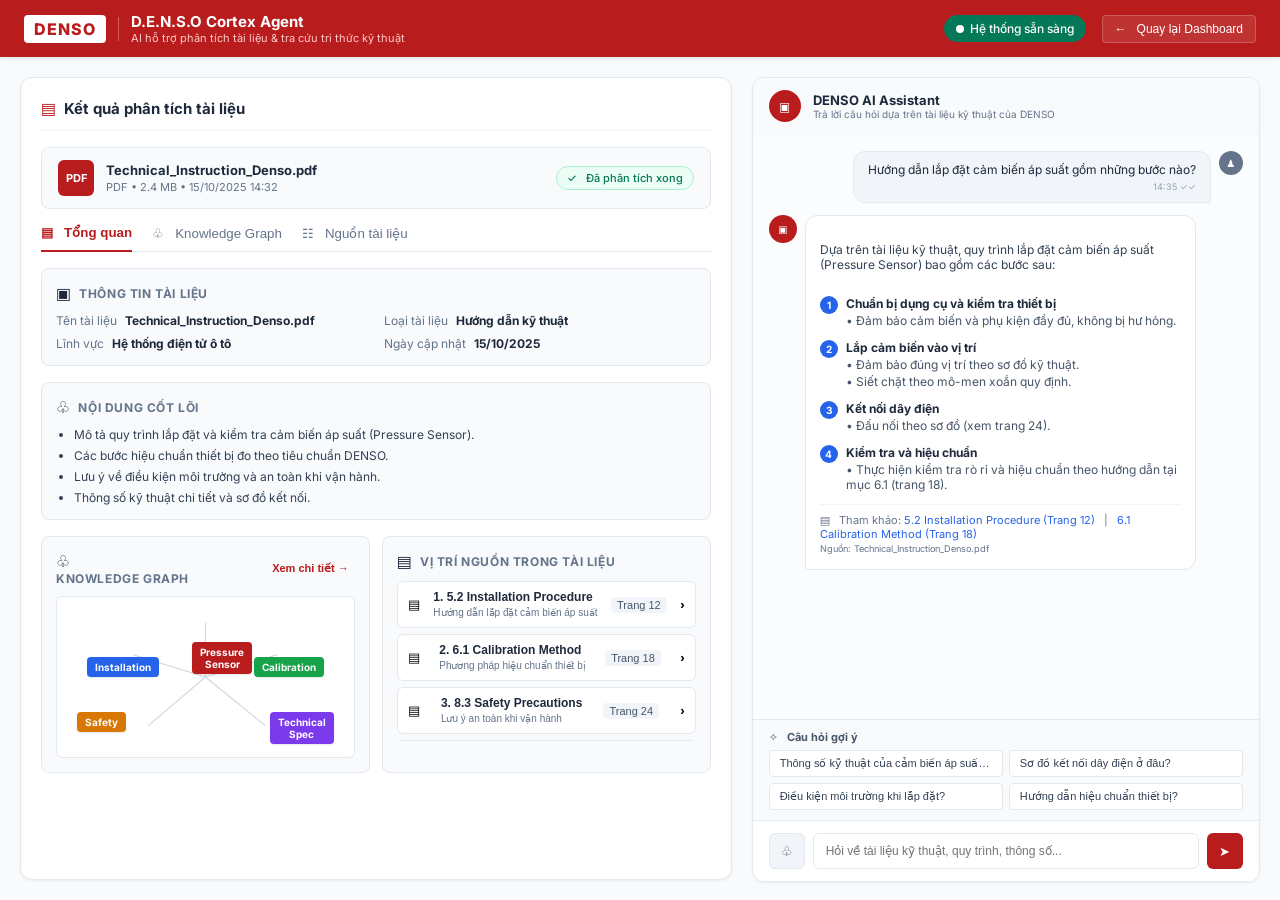
<file: page2.html>
<!DOCTYPE html>
<html lang="vi">
<head>
    <meta charset="UTF-8">
    <meta name="viewport" content="width=device-width, initial-scale=1.0">

    <title>D.E.N.S.O Cortex Agent</title>

    <link rel="stylesheet" href="page2.css">

    <link rel="preconnect" href="https://fonts.googleapis.com">
    <link rel="preconnect" href="https://fonts.gstatic.com" crossorigin>
    <link
        href="https://fonts.googleapis.com/css2?family=Inter:wght@400;500;600;700&display=swap"
        rel="stylesheet"
    >
</head>

<body>

<!-- ================= HEADER ================= -->

<header class="topbar">

    <div class="brand">

        <div class="denso-logo">
            DENSO
        </div>

        <div class="brand-divider"></div>

        <div class="brand-copy">
            <h1>D.E.N.S.O Cortex Agent</h1>

            <p>
                AI hỗ trợ phân tích tài liệu & tra cứu tri thức kỹ thuật
            </p>
        </div>

    </div>


    <div class="top-actions">

        <div class="system-status">
            <span></span>
            Hệ thống sẵn sàng
        </div>

        <button class="dashboard-button" id="dashboardBtn">
            ← &nbsp; Quay lại Dashboard
        </button>

    </div>

</header>



<!-- ================= MAIN ================= -->

<main class="workspace">


    <!-- ================================================= -->
    <!-- LEFT : ANALYSIS -->
    <!-- ================================================= -->

    <section class="analysis-panel">


        <!-- TITLE -->

        <div class="section-title">

            <div class="title-icon">
                ▤
            </div>

            <h2>
                Kết quả phân tích tài liệu
            </h2>

        </div>



        <!-- FILE -->

        <div class="file-card">

            <div class="pdf-icon">
                <span>PDF</span>
            </div>

            <div class="file-info">

                <strong>
                    Technical_Instruction_Denso.pdf
                </strong>

                <p>
                    PDF
                    <span>•</span>
                    2.4 MB
                    <span>•</span>
                    15/10/2025 14:32
                </p>

            </div>

            <div class="done-badge">
                ✓ &nbsp; Đã phân tích xong
            </div>

        </div>



        <!-- TABS -->

        <div class="tabs">

            <button
                class="tab active"
                data-tab="overview"
            >
                ▤ &nbsp; Tổng quan
            </button>


            <button
                class="tab"
                data-tab="graph"
            >
                ♧ &nbsp; Knowledge Graph
            </button>


            <button
                class="tab"
                data-tab="sources"
            >
                ☷ &nbsp; Nguồn tài liệu
            </button>

        </div>



        <!-- ================================================= -->
        <!-- TAB : OVERVIEW -->
        <!-- ================================================= -->

        <div
            class="tab-content active"
            id="overview"
        >


            <!-- THÔNG TIN -->

            <div class="info-card">

                <div class="card-title">

                    <span>▣</span>

                    <h3>
                        Thông tin tài liệu
                    </h3>

                </div>


                <div class="metadata">

                    <div>
                        <span>Tên tài liệu</span>
                        <strong>
                            Technical_Instruction_Denso.pdf
                        </strong>
                    </div>

                    <div>
                        <span>Loại tài liệu</span>
                        <strong>
                            Hướng dẫn kỹ thuật
                        </strong>
                    </div>

                    <div>
                        <span>Lĩnh vực</span>
                        <strong>
                            Hệ thống điện tử ô tô
                        </strong>
                    </div>

                    <div>
                        <span>Ngày cập nhật</span>
                        <strong>
                            15/10/2025
                        </strong>
                    </div>

                </div>

            </div>



            <!-- NỘI DUNG CỐT LÕI -->

            <div class="info-card">

                <div class="card-title">

                    <span>♧</span>

                    <h3>
                        Nội dung cốt lõi
                    </h3>

                </div>


                <ul class="core-list">

                    <li>
                        Mô tả quy trình lắp đặt và kiểm tra cảm biến áp suất
                        (Pressure Sensor).
                    </li>

                    <li>
                        Các bước hiệu chuẩn thiết bị đo theo tiêu chuẩn DENSO.
                    </li>

                    <li>
                        Lưu ý về điều kiện môi trường và an toàn khi vận hành.
                    </li>

                    <li>
                        Thông số kỹ thuật chi tiết và sơ đồ kết nối.
                    </li>

                </ul>

            </div>



            <!-- BOTTOM -->

            <div class="bottom-grid">


                <!-- KNOWLEDGE GRAPH -->

                <div class="info-card">

                    <div class="card-title graph-title">

                        <div>
                            <span>♧</span>

                            <h3>
                                Knowledge Graph
                            </h3>
                        </div>

                        <button
                            class="mini-button"
                            data-switch="graph"
                        >
                            Xem chi tiết →
                        </button>

                    </div>


                    <div class="knowledge-graph">

                        <svg
                            class="graph-lines"
                            viewBox="0 0 330 230"
                        >

                            <line
                                x1="165"
                                y1="115"
                                x2="165"
                                y2="37"
                            />

                            <line
                                x1="165"
                                y1="115"
                                x2="61"
                                y2="83"
                            />

                            <line
                                x1="165"
                                y1="115"
                                x2="268"
                                y2="83"
                            />

                            <line
                                x1="165"
                                y1="115"
                                x2="83"
                                y2="185"
                            />

                            <line
                                x1="165"
                                y1="115"
                                x2="251"
                                y2="185"
                            />

                        </svg>


                        <div class="node node-main">
                            Pressure<br>
                            Sensor
                        </div>


                        <div class="node node-install">
                            Installation
                        </div>


                        <div class="node node-safety">
                            Safety
                        </div>


                        <div class="node node-calibration">
                            Calibration
                        </div>


                        <div class="node node-spec">
                            Technical<br>
                            Spec
                        </div>


                        <div class="node node-wiring">
                            Wiring<br>
                            Diagram
                        </div>

                    </div>

                </div>



                <!-- SOURCE -->

                <div class="info-card">

                    <div class="card-title">

                        <span>▤</span>

                        <h3>
                            Vị trí nguồn trong tài liệu
                        </h3>

                    </div>


                    <div class="source-list">


                        <button
                            class="source-item"
                            data-source="5.2 Installation Procedure"
                            data-page="12"
                        >

                            <div class="source-icon">
                                ▤
                            </div>

                            <div class="source-text">

                                <strong>
                                    1. 5.2 Installation Procedure
                                </strong>

                                <small>
                                    Hướng dẫn lắp đặt cảm biến áp suất
                                </small>

                            </div>

                            <span class="page">
                                Trang 12
                            </span>

                            <b>
                                ›
                            </b>

                        </button>



                        <button
                            class="source-item"
                            data-source="6.1 Calibration Method"
                            data-page="18"
                        >

                            <div class="source-icon">
                                ▤
                            </div>

                            <div class="source-text">

                                <strong>
                                    2. 6.1 Calibration Method
                                </strong>

                                <small>
                                    Phương pháp hiệu chuẩn thiết bị
                                </small>

                            </div>

                            <span class="page">
                                Trang 18
                            </span>

                            <b>
                                ›
                            </b>

                        </button>



                        <button
                            class="source-item"
                            data-source="8.3 Safety Precautions"
                            data-page="24"
                        >

                            <div class="source-icon">
                                ▤
                            </div>

                            <div class="source-text">

                                <strong>
                                    3. 8.3 Safety Precautions
                                </strong>

                                <small>
                                    Lưu ý an toàn khi vận hành
                                </small>

                            </div>

                            <span class="page">
                                Trang 24
                            </span>

                            <b>
                                ›
                            </b>

                        </button>



                        <button
                            class="source-item"
                            data-source="Appendix A – Specification"
                            data-page="32"
                        >

                            <div class="source-icon">
                                ▤
                            </div>

                            <div class="source-text">

                                <strong>
                                    4. Appendix A – Specification
                                </strong>

                                <small>
                                    Thông số kỹ thuật chi tiết
                                </small>

                            </div>

                            <span class="page">
                                Trang 32
                            </span>

                            <b>
                                ›
                            </b>

                        </button>

                    </div>

                </div>

            </div>

        </div>



        <!-- ================================================= -->
        <!-- TAB : KNOWLEDGE GRAPH -->
        <!-- ================================================= -->

        <div
            class="tab-content hidden"
            id="graph"
        >

            <div class="info-card large-graph-card">

                <div class="card-title">

                    <span>♧</span>

                    <h3>
                        Knowledge Graph – Pressure Sensor
                    </h3>

                </div>

                <p class="description">
                    Mối quan hệ giữa thiết bị, quy trình lắp đặt,
                    hiệu chuẩn, sơ đồ dây điện và yêu cầu an toàn.
                </p>


                <div class="knowledge-graph large-graph">

                    <svg
                        class="graph-lines"
                        viewBox="0 0 500 300"
                    >

                        <line x1="250" y1="150" x2="250" y2="45"/>
                        <line x1="250" y1="150" x2="90" y2="105"/>
                        <line x1="250" y1="150" x2="410" y2="105"/>
                        <line x1="250" y1="150" x2="125" y2="250"/>
                        <line x1="250" y1="150" x2="375" y2="250"/>

                    </svg>


                    <div class="node node-main">
                        Pressure<br>
                        Sensor
                    </div>

                    <div class="node node-install">
                        Installation
                    </div>

                    <div class="node node-safety">
                        Safety
                    </div>

                    <div class="node node-calibration">
                        Calibration
                    </div>

                    <div class="node node-spec">
                        Technical<br>
                        Spec
                    </div>

                    <div class="node node-wiring">
                        Wiring<br>
                        Diagram
                    </div>

                </div>

            </div>

        </div>



        <!-- ================================================= -->
        <!-- TAB : SOURCES -->
        <!-- ================================================= -->

        <div
            class="tab-content hidden"
            id="sources"
        >

            <div class="info-card">

                <div class="card-title">

                    <span>▤</span>

                    <h3>
                        Danh sách nguồn tham chiếu
                    </h3>

                </div>

                <p class="description">
                    Các đoạn tài liệu được dùng để tạo câu trả lời
                    và tóm tắt.
                </p>


                <div class="source-list">


                    <button
                        class="source-item"
                        data-source="5.2 Installation Procedure"
                        data-page="12"
                    >

                        <div class="source-icon">
                            ▤
                        </div>

                        <div class="source-text">

                            <strong>
                                5.2 Installation Procedure
                            </strong>

                            <small>
                                Chuẩn bị dụng cụ, vị trí lắp và mô-men siết
                            </small>

                        </div>

                        <span class="page">
                            Trang 12
                        </span>

                        <b>›</b>

                    </button>



                    <button
                        class="source-item"
                        data-source="6.1 Calibration Method"
                        data-page="18"
                    >

                        <div class="source-icon">
                            ▤
                        </div>

                        <div class="source-text">

                            <strong>
                                6.1 Calibration Method
                            </strong>

                            <small>
                                Kiểm tra độ chính xác và hiệu chuẩn thiết bị
                            </small>

                        </div>

                        <span class="page">
                            Trang 18
                        </span>

                        <b>›</b>

                    </button>



                    <button
                        class="source-item"
                        data-source="8.3 Safety Precautions"
                        data-page="24"
                    >

                        <div class="source-icon">
                            ▤
                        </div>

                        <div class="source-text">

                            <strong>
                                8.3 Safety Precautions
                            </strong>

                            <small>
                                Điều kiện an toàn trước khi vận hành
                            </small>

                        </div>

                        <span class="page">
                            Trang 24
                        </span>

                        <b>›</b>

                    </button>



                    <button
                        class="source-item"
                        data-source="Appendix A – Specification"
                        data-page="32"
                    >

                        <div class="source-icon">
                            ▤
                        </div>

                        <div class="source-text">

                            <strong>
                                Appendix A – Specification
                            </strong>

                            <small>
                                Thông số kỹ thuật và giới hạn vận hành
                            </small>

                        </div>

                        <span class="page">
                            Trang 32
                        </span>

                        <b>›</b>

                    </button>

                </div>

            </div>

        </div>

    </section>



    <!-- ================================================= -->
    <!-- RIGHT : AI CHATBOT -->
    <!-- ================================================= -->

    <section class="chat-panel">


        <!-- CHAT HEADER -->

        <div class="chat-header">

            <div class="assistant-avatar">
                ▣
            </div>

            <div>

                <h2>
                    DENSO AI Assistant
                </h2>

                <p>
                    Trả lời câu hỏi dựa trên tài liệu kỹ thuật của DENSO
                </p>

            </div>

        </div>



        <!-- CHAT -->

        <div
            class="chat-scroll"
            id="chatScroll"
        >


            <!-- USER -->

            <div class="message user-message">

                <div class="message-bubble">

                    Hướng dẫn lắp đặt cảm biến áp suất
                    gồm những bước nào?

                    <time>
                        14:35 ✓✓
                    </time>

                </div>

                <div class="user-avatar">
                    ♟
                </div>

            </div>



            <!-- AI -->

            <div class="message assistant-message">

                <div class="assistant-message-avatar">
                    ▣
                </div>


                <div class="answer-bubble">

                    <p>
                        Dựa trên tài liệu kỹ thuật,
                        quy trình lắp đặt cảm biến áp suất
                        (Pressure Sensor) bao gồm các bước sau:
                    </p>



                    <div class="step">

                        <span>1</span>

                        <div>

                            <strong>
                                Chuẩn bị dụng cụ và kiểm tra thiết bị
                            </strong>

                            <p>
                                • Đảm bảo cảm biến và phụ kiện đầy đủ,
                                không bị hư hỏng.
                            </p>

                        </div>

                    </div>



                    <div class="step">

                        <span>2</span>

                        <div>

                            <strong>
                                Lắp cảm biến vào vị trí
                            </strong>

                            <p>
                                • Đảm bảo đúng vị trí theo sơ đồ kỹ thuật.
                            </p>

                            <p>
                                • Siết chặt theo mô-men xoắn quy định.
                            </p>

                        </div>

                    </div>



                    <div class="step">

                        <span>3</span>

                        <div>

                            <strong>
                                Kết nối dây điện
                            </strong>

                            <p>
                                • Đấu nối theo sơ đồ
                                (xem trang 24).
                            </p>

                        </div>

                    </div>



                    <div class="step">

                        <span>4</span>

                        <div>

                            <strong>
                                Kiểm tra và hiệu chuẩn
                            </strong>

                            <p>
                                • Thực hiện kiểm tra rò rỉ
                                và hiệu chuẩn theo hướng dẫn
                                tại mục 6.1 (trang 18).
                            </p>

                        </div>

                    </div>



                    <div class="reference-box">

                        <div>
                            ▤ &nbsp;

                            Tham khảo:

                            <a href="#">
                                5.2 Installation Procedure
                                (Trang 12)
                            </a>

                            &nbsp; | &nbsp;

                            <a href="#">
                                6.1 Calibration Method
                                (Trang 18)
                            </a>
                        </div>

                        <small>
                            Nguồn:
                            Technical_Instruction_Denso.pdf
                        </small>

                    </div>

                </div>

            </div>

        </div>



        <!-- GỢI Ý -->

        <div class="suggestions">

            <h3>
                ✧ &nbsp; Câu hỏi gợi ý
            </h3>


            <div class="suggestion-list">

                <button>
                    Thông số kỹ thuật của cảm biến áp suất là gì?
                </button>

                <button>
                    Sơ đồ kết nối dây điện ở đâu?
                </button>

                <button>
                    Điều kiện môi trường khi lắp đặt?
                </button>

                <button>
                    Hướng dẫn hiệu chuẩn thiết bị?
                </button>

            </div>

        </div>



        <!-- INPUT -->

        <form
            class="chat-composer"
            id="chatForm"
        >

            <button
                type="button"
                class="attach-button"
                id="attachBtn"
            >
                ♧
            </button>


            <input
                type="text"
                id="chatInput"
                placeholder="Hỏi về tài liệu kỹ thuật, quy trình, thông số..."
                autocomplete="off"
            >


            <button
                class="send-button"
                type="submit"
            >
                ➤
            </button>

        </form>


        <input
            type="file"
            id="fileInput"
            hidden
            accept=".pdf,.doc,.docx,.png,.jpg,.jpeg"
        >

    </section>

</main>



<div
    class="toast"
    id="toast"
></div>


<script src="page2.js"></script>

</body>
</html>
</file>
<file: page2.css>
/* Tùy chỉnh thanh cuộn nhỏ gọn, hiện đại */
::-webkit-scrollbar {
    width: 6px;
    height: 6px;
}
::-webkit-scrollbar-track {
    background: #f1f5f9;
}
::-webkit-scrollbar-thumb {
    background: #cbd5e1;
    border-radius: 3px;
}
::-webkit-scrollbar-thumb:hover {
    background: #94a3b8;
}

body {
    font-family: 'Inter', system-ui, -apple-system, BlinkMacSystemFont, 'Segoe UI', Roboto, sans-serif;
    margin: 0;
    background-color: #f8fafc;
    color: #1e293b;
    display: flex;
    flex-direction: column;
    height: 100vh;
    overflow: hidden;
}

/* Header */
.topbar {
    background-color: #b91c1c;
    color: white;
    padding: 12px 24px;
    display: flex;
    align-items: center;
    justify-content: space-between;
    box-shadow: 0 1px 3px rgba(0,0,0,0.1);
    flex-shrink: 0;
}
.brand {
    display: flex;
    align-items: center;
    gap: 12px;
}
.denso-logo {
    background: white;
    color: #b91c1c;
    font-weight: 800;
    padding: 4px 10px;
    border-radius: 4px;
    font-size: 16px;
    letter-spacing: 1px;
}
.brand-divider {
    width: 1px;
    height: 24px;
    background-color: rgba(255,255,255,0.3);
}
.brand-copy h1 {
    margin: 0;
    font-size: 15px;
    font-weight: 700;
}
.brand-copy p {
    margin: 0;
    font-size: 11px;
    color: #fecaca;
}
.top-actions {
    display: flex;
    align-items: center;
    gap: 16px;
}
.system-status {
    background-color: #047857;
    font-size: 12px;
    padding: 6px 12px;
    border-radius: 9999px;
    display: flex;
    align-items: center;
    gap: 6px;
    font-weight: 500;
}
.system-status span {
    width: 8px;
    height: 8px;
    background: white;
    border-radius: 50%;
    animation: pulse 2s infinite;
}
.dashboard-button {
    background: rgba(255,255,255,0.1);
    border: 1px solid rgba(255,255,255,0.2);
    color: white;
    padding: 6px 12px;
    border-radius: 4px;
    font-size: 12px;
    cursor: pointer;
    transition: background 0.2s;
}
.dashboard-button:hover {
    background: rgba(255,255,255,0.2);
}

/* Workspace Layout */
.workspace {
    flex: 1;
    display: grid;
    grid-template-columns: 7fr 5fr;
    gap: 20px;
    padding: 20px;
    max-width: 1700px;
    width: 100%;
    margin: 0 auto;
    box-sizing: border-box;
    overflow: hidden;
}

/* Analysis Panel (Left) */
.analysis-panel {
    background: white;
    border-radius: 12px;
    border: 1px solid #e2e8f0;
    padding: 20px;
    display: flex;
    flex-direction: column;
    gap: 16px;
    overflow-y: auto;
    box-shadow: 0 1px 3px rgba(0,0,0,0.05);
}
.section-title {
    display: flex;
    align-items: center;
    gap: 8px;
    border-bottom: 1px solid #f1f5f9;
    padding-bottom: 12px;
}
.section-title h2 {
    margin: 0;
    font-size: 15px;
    font-weight: 700;
    color: #1e293b;
}
.title-icon {
    color: #b91c1c;
    font-weight: bold;
}
.file-card {
    display: flex;
    align-items: center;
    justify-content: space-between;
    background: #f8fafc;
    border: 1px solid #e2e8f0;
    padding: 12px 16px;
    border-radius: 8px;
}
.pdf-icon {
    background: #b91c1c;
    color: white;
    width: 36px;
    height: 36px;
    border-radius: 6px;
    display: flex;
    align-items: center;
    justify-content: center;
    font-size: 11px;
    font-weight: bold;
}
.file-info {
    flex: 1;
    margin-left: 12px;
}
.file-info strong {
    font-size: 13px;
    color: #1e293b;
    display: block;
}
.file-info p {
    margin: 2px 0 0 0;
    font-size: 11px;
    color: #64748b;
}
.done-badge {
    background: #ecfdf5;
    color: #047857;
    border: 1px solid #a7f3d0;
    font-size: 11px;
    padding: 4px 10px;
    border-radius: 9999px;
    font-weight: 500;
}

/* Tabs */
.tabs {
    display: flex;
    gap: 20px;
    border-bottom: 1px solid #e2e8f0;
    font-size: 13px;
}
.tab {
    background: none;
    border: none;
    padding: 0 0 10px 0;
    cursor: pointer;
    font-weight: 500;
    color: #64748b;
    position: relative;
    transition: color 0.2s;
}
.tab.active {
    color: #b91c1c;
    font-weight: 600;
    border-bottom: 2px solid #b91c1c;
    margin-bottom: -1px;
}
.tab-content.hidden {
    display: none;
}
.tab-content {
    display: flex;
    flex-direction: column;
    gap: 16px;
}

/* Cards & Info */
.info-card {
    background: #f8fafc;
    border: 1px solid #e2e8f0;
    border-radius: 8px;
    padding: 14px;
}
.card-title {
    display: flex;
    align-items: center;
    gap: 8px;
    margin-bottom: 10px;
}
.card-title h3 {
    margin: 0;
    font-size: 12px;
    font-weight: 700;
    text-transform: uppercase;
    color: #64748b;
    letter-spacing: 0.05em;
}
.metadata {
    display: grid;
    grid-template-columns: 1fr 1fr;
    gap: 8px 16px;
    font-size: 12px;
}
.metadata div {
    display: flex;
    gap: 8px;
}
.metadata span {
    color: #64748b;
}
.metadata strong {
    color: #1e293b;
}
.core-list {
    margin: 0;
    padding-left: 18px;
    font-size: 12px;
    color: #334155;
    display: flex;
    flex-direction: column;
    gap: 6px;
}
.bottom-grid {
    display: grid;
    grid-template-columns: 1fr 1fr;
    gap: 12px;
}
.graph-title {
    justify-content: space-between;
}
.mini-button {
    background: none;
    border: none;
    color: #b91c1c;
    font-size: 11px;
    font-weight: 600;
    cursor: pointer;
}
.knowledge-graph {
    height: 160px;
    background: white;
    border: 1px solid #e2e8f0;
    border-radius: 6px;
    position: relative;
    display: flex;
    align-items: center;
    justify-content: center;
}
.node {
    position: absolute;
    padding: 4px 8px;
    border-radius: 4px;
    font-size: 10px;
    font-weight: bold;
    color: white;
    text-align: center;
    box-shadow: 0 1px 2px rgba(0,0,0,0.1);
}
.node-main { background: #b91c1c; top: 45px; left: 135px; }
.node-install { background: #2563eb; top: 60px; left: 30px; }
.node-safety { background: #d97706; top: 115px; left: 20px; }
.node-calibration { background: #16a34a; top: 60px; right: 30px; }
.node-spec { background: #7c3aed; top: 115px; right: 20px; }
.node-wiring { background: #ca8a04; bottom: 10px; left: 130px; display: none; }

.graph-lines {
    position: absolute;
    inset: 0;
    width: 100%;
    height: 100%;
    stroke: #cbd5e1;
    stroke-width: 1.5;
}

/* Source List */
.source-list {
    display: flex;
    flex-direction: column;
    gap: 6px;
    max-height: 160px;
    overflow-y: auto;
}
.source-item {
    background: white;
    border: 1px solid #e2e8f0;
    border-radius: 6px;
    padding: 8px 10px;
    display: flex;
    align-items: center;
    justify-content: space-between;
    cursor: pointer;
    text-align: left;
    width: 100%;
    transition: border-color 0.2s;
}
.source-item:hover {
    border-color: #b91c1c;
}
.source-text strong {
    font-size: 12px;
    color: #1e293b;
    display: block;
}
.source-text small {
    font-size: 10px;
    color: #64748b;
}
.page {
    font-size: 11px;
    background: #f1f5f9;
    padding: 2px 6px;
    border-radius: 4px;
    color: #475569;
}

/* Chat Panel (Right) */
.chat-panel {
    background: white;
    border-radius: 12px;
    border: 1px solid #e2e8f0;
    display: flex;
    flex-direction: column;
    height: 100%;
    box-shadow: 0 1px 3px rgba(0,0,0,0.05);
    overflow: hidden;
}
.chat-header {
    padding: 12px 16px;
    border-bottom: 1px solid #f1f5f9;
    background: #f8fafc;
    display: flex;
    align-items: center;
    gap: 12px;
}
.assistant-avatar {
    width: 32px;
    height: 32px;
    background: #b91c1c;
    color: white;
    border-radius: 50%;
    display: flex;
    align-items: center;
    justify-content: center;
    font-size: 12px;
    font-weight: bold;
}
.chat-header h2 {
    margin: 0;
    font-size: 13px;
    font-weight: 700;
    color: #1e293b;
}
.chat-header p {
    margin: 0;
    font-size: 10px;
    color: #64748b;
}
.chat-scroll {
    flex: 1;
    padding: 16px;
    overflow-y: auto;
    background: rgba(248, 250, 252, 0.5);
    display: flex;
    flex-direction: column;
    gap: 12px;
}
.message {
    display: flex;
    gap: 8px;
    max-width: 90%;
}
.user-message {
    align-self: flex-end;
}
.assistant-message {
    align-self: flex-start;
}
.message-bubble {
    background: #f1f5f9;
    color: #1e293b;
    border: 1px solid #e2e8f0;
    padding: 10px 14px;
    border-radius: 12px 12px 2px 12px;
    font-size: 12px;
}
.message-bubble time {
    display: block;
    font-size: 9px;
    color: #94a3b8;
    text-align: right;
    margin-top: 4px;
}
.user-avatar {
    width: 24px;
    height: 24px;
    background: #64748b;
    color: white;
    border-radius: 50%;
    display: flex;
    align-items: center;
    justify-content: center;
    font-size: 10px;
}
.assistant-message-avatar {
    width: 28px;
    height: 28px;
    background: #b91c1c;
    color: white;
    border-radius: 50%;
    display: flex;
    align-items: center;
    justify-content: center;
    font-size: 10px;
    font-weight: bold;
    flex-shrink: 0;
}
.answer-bubble {
    background: white;
    border: 1px solid #e2e8f0;
    padding: 14px;
    border-radius: 12px 12px 12px 2px;
    font-size: 12px;
    color: #334155;
    display: flex;
    flex-direction: column;
    gap: 8px;
}
.step {
    display: flex;
    gap: 8px;
    margin-top: 4px;
}
.step span {
    background: #2563eb;
    color: white;
    width: 18px;
    height: 18px;
    border-radius: 50%;
    display: flex;
    align-items: center;
    justify-content: center;
    font-size: 10px;
    font-weight: bold;
    flex-shrink: 0;
}
.step strong {
    color: #1e293b;
    display: block;
}
.step p {
    margin: 2px 0 0 0;
    color: #475569;
}
.reference-box {
    border-top: 1px solid #f1f5f9;
    padding-top: 8px;
    margin-top: 4px;
    font-size: 11px;
    color: #64748b;
}
.reference-box a {
    color: #2563eb;
    text-decoration: none;
}
.reference-box a:hover {
    text-decoration: underline;
}

/* Suggestions */
.suggestions {
    padding: 10px 16px;
    background: #f8fafc;
    border-top: 1px solid #e2e8f0;
}
.suggestions h3 {
    margin: 0 0 6px 0;
    font-size: 11px;
    color: #475569;
}
.suggestion-list {
    display: grid;
    grid-template-columns: 1fr 1fr;
    gap: 6px;
}
.suggestion-list button {
    background: white;
    border: 1px solid #e2e8f0;
    padding: 6px 10px;
    border-radius: 4px;
    font-size: 11px;
    color: #334155;
    text-align: left;
    cursor: pointer;
    transition: border-color 0.2s;
    white-space: nowrap;
    overflow: hidden;
    text-overflow: ellipsis;
}
.suggestion-list button:hover {
    border-color: #b91c1c;
}

/* Chat Composer */
.chat-composer {
    padding: 12px 16px;
    border-top: 1px solid #e2e8f0;
    display: flex;
    gap: 8px;
    background: white;
}
.attach-button, .send-button {
    background: #f1f5f9;
    border: 1px solid #e2e8f0;
    color: #475569;
    width: 36px;
    height: 36px;
    border-radius: 6px;
    display: flex;
    align-items: center;
    justify-content: center;
    cursor: pointer;
    transition: background 0.2s;
}
.send-button {
    background: #b91c1c;
    color: white;
    border: none;
}
.send-button:hover {
    background: #991b1b;
}
.chat-composer input {
    flex: 1;
    border: 1px solid #e2e8f0;
    padding: 0 12px;
    border-radius: 6px;
    font-size: 12px;
    outline: none;
}
.chat-composer input:focus {
    border-color: #b91c1c;
}

/* Toast */
.toast {
    position: fixed;
    bottom: 20px;
    right: 20px;
    background: #1e293b;
    color: white;
    padding: 8px 16px;
    border-radius: 6px;
    font-size: 12px;
    opacity: 0;
    transition: opacity 0.3s;
    pointer-events: none;
    z-index: 1000;
}
.toast.show {
    opacity: 1;
}
</file>
